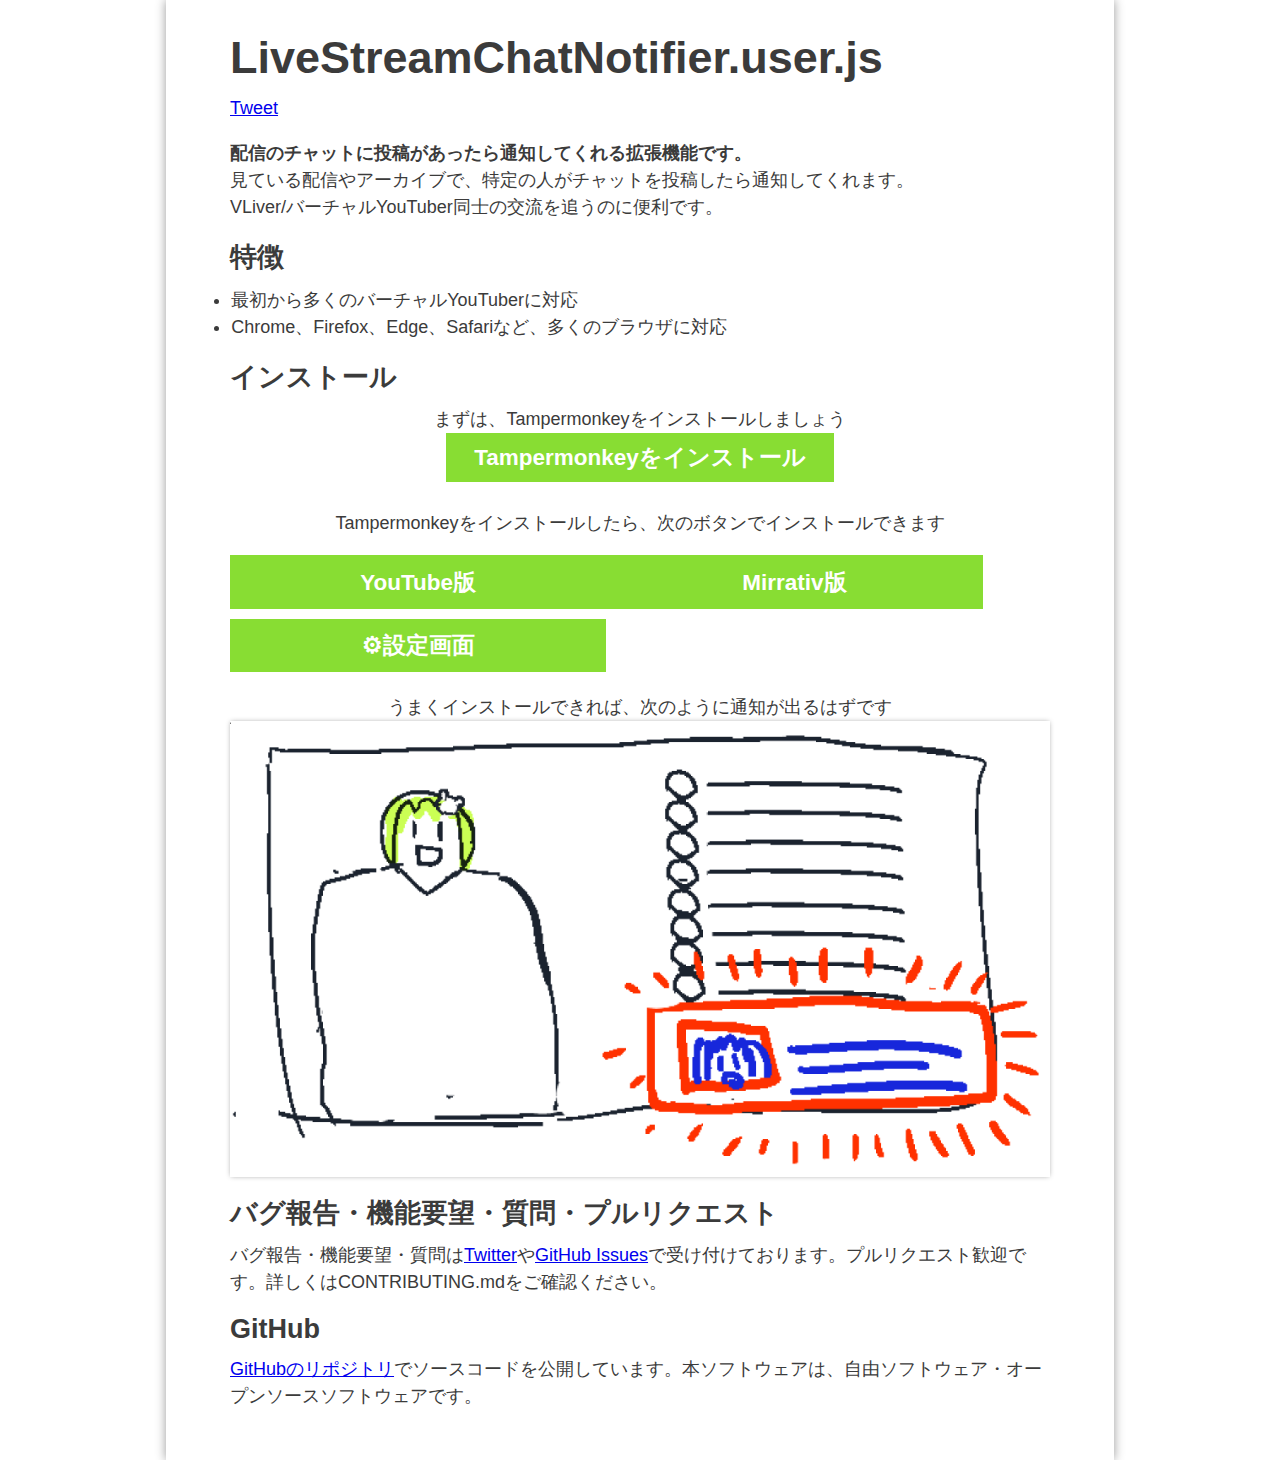
<file: index.html>
<!DOCTYPE html>
<html lang="ja">
	<head>
		<meta charset="utf-8">
		<title>LiveStreamChatNotifier.user.js - 配信のチャット投稿をお知らせ</title>
		<link rel="stylesheet" href="main.css" type="text/css" media="screen" charset="utf-8">
		<meta name="description" content="YouTube/Mirrativの配信で特定の人がチャットに投稿すると通知してくれる拡張機能です。Chrome, Firefox, Edgeに対応。">
		<script async src="https://platform.twitter.com/widgets.js" charset="utf-8"></script>
	</head>
	<body>

		<header id="page-header">
			<h1>LiveStreamChatNotifier.user.js</h1>
			<p>
			<a href="https://twitter.com/share?ref_src=twsrc%5Etfw" class="twitter-share-button" data-text="LiveStreamChatNotifier.user.js - 配信のチャット投稿をお知らせ" data-url="https://syusui-s.github.io/LiveStreamChatNotifier.user.js/" data-show-count="false" data-size="large">Tweet</a>
			</p>
		</header>

		<p>
			<strong>配信のチャットに投稿があったら通知してくれる拡張機能です。</strong><br>
			見ている配信やアーカイブで、特定の人がチャットを投稿したら通知してくれます。<br>
			VLiver/バーチャルYouTuber同士の交流を追うのに便利です。
		</p>

		<h2>特徴</h2>
		<ul>
			<li>最初から多くのバーチャルYouTuberに対応</li>
			<li>Chrome、Firefox、Edge、Safariなど、多くのブラウザに対応</li>
		</ul>

		<h2>インストール</h2>

		<div class="big-centered">
			<p>
				まずは、Tampermonkeyをインストールしましょう<br>
				<a class="button" href="https://tampermonkey.net/" target="_blank">Tampermonkeyをインストール</a>
			</p>

			<p>
				Tampermonkeyをインストールしたら、次のボタンでインストールできます
			</p>

			<div style="display: flex;">
				<div>
					<a class="button button--youtube" href="./YouTubeCommentNotifier.user.js">YouTube版</a>
					<br>
					<a class="button button--youtube button--small" href="./settings/YouTubeCommentNotifierSettings.html">⚙設定画面</a>
				</div>

				<div>
					<a class="button button--mirrativ" href="./MirrativCommentNotifier.user.js">Mirrativ版</a>
				</div>
			</div>

			<p>
			うまくインストールできれば、次のように通知が出るはずです
			<img class="screenshot" src="./screenshot.png" alt="このようにブラウザの通知機能により、コメントが通知されます。" width="820">
			</p>
		</div>

		<h2>バグ報告・機能要望・質問・プルリクエスト</h2>
		<p>バグ報告・機能要望・質問は<a href="https://twitter.com/syusui_s">Twitter</a>や<a href="https://github.com/syusui-s/LiveStreamChatNotifier.user.js/issues">GitHub Issues</a>で受け付けております。プルリクエスト歓迎です。詳しくはCONTRIBUTING.mdをご確認ください。</p>

		<h2>GitHub</h2>
		<p><a href="https://github.com/syusui-s/LiveStreamChatNotifier.user.js">GitHubのリポジトリ</a>でソースコードを公開しています。本ソフトウェアは、自由ソフトウェア・オープンソースソフトウェアです。</p>
	</body>
</html>
</file>
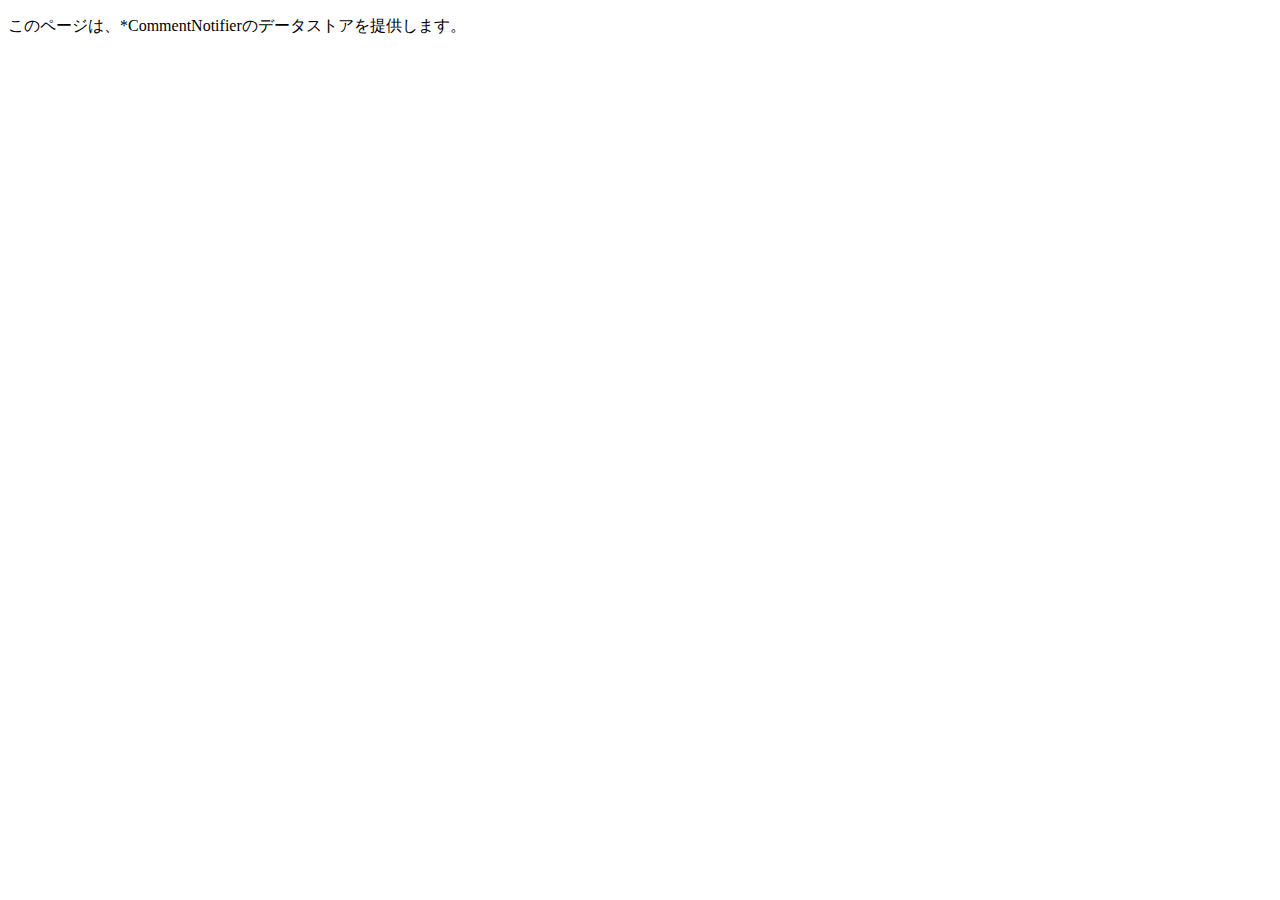
<file: settings/storage.html>
<!DOCTYPE html>
<html>
  <head>
    <meta charset="utf-8">
    <title>Storage</title>
    <script type="text/javascript" src="storage_provider.js"></script>
  </head>
  <body>
    <p>このページは、*CommentNotifierのデータストアを提供します。</p>
  </body>
</html>
</file>
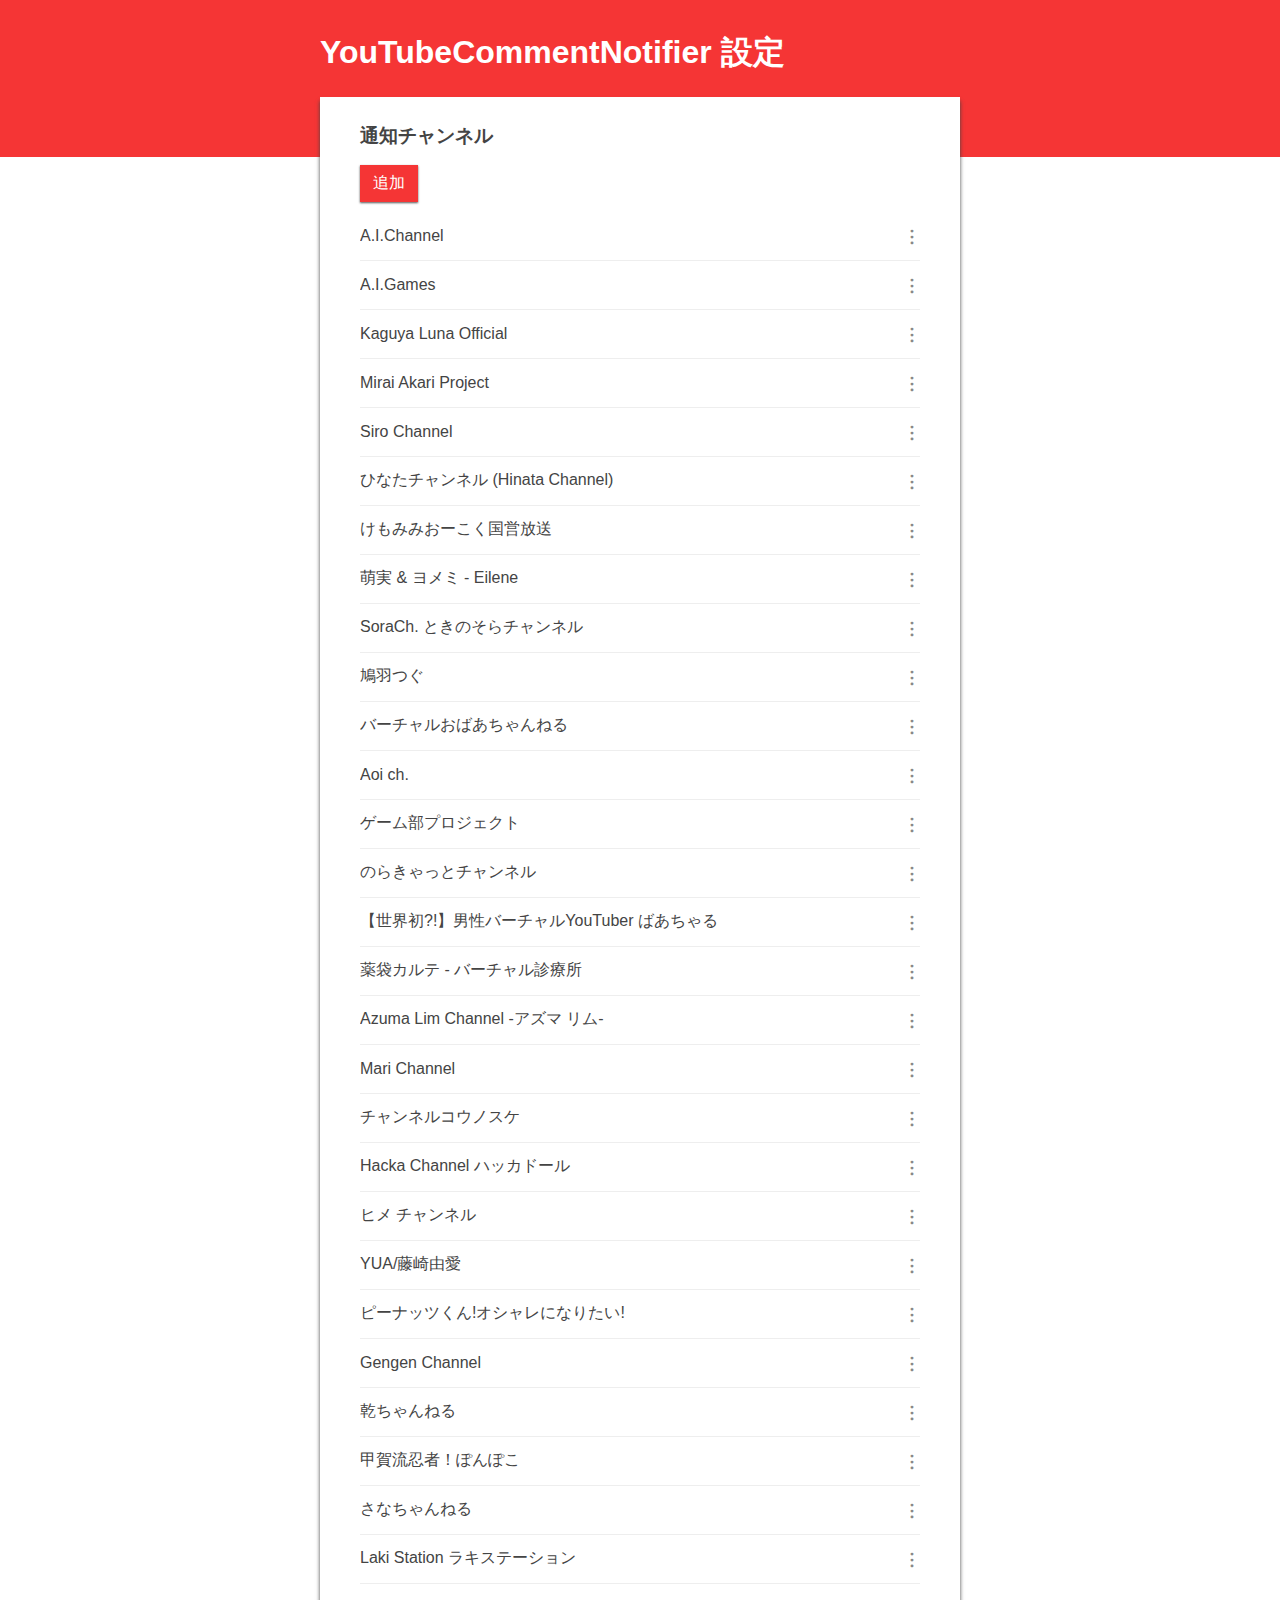
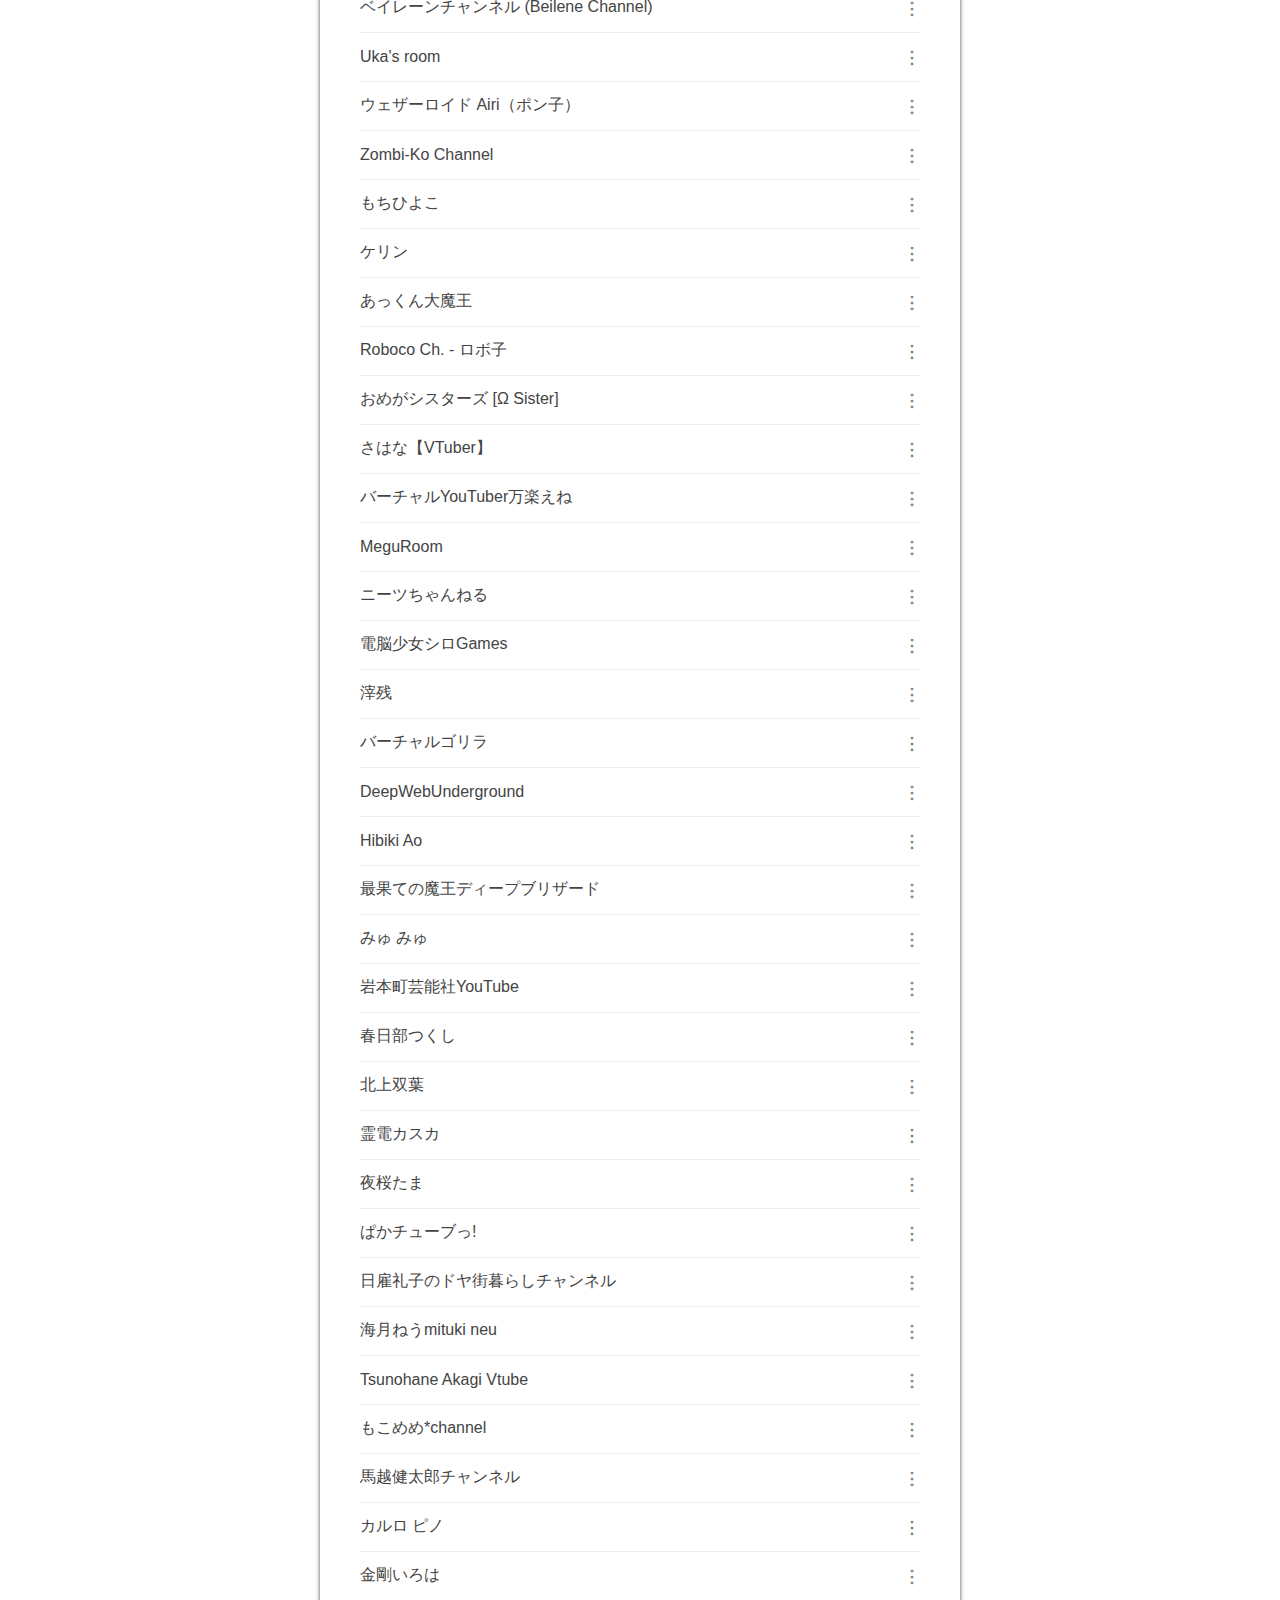
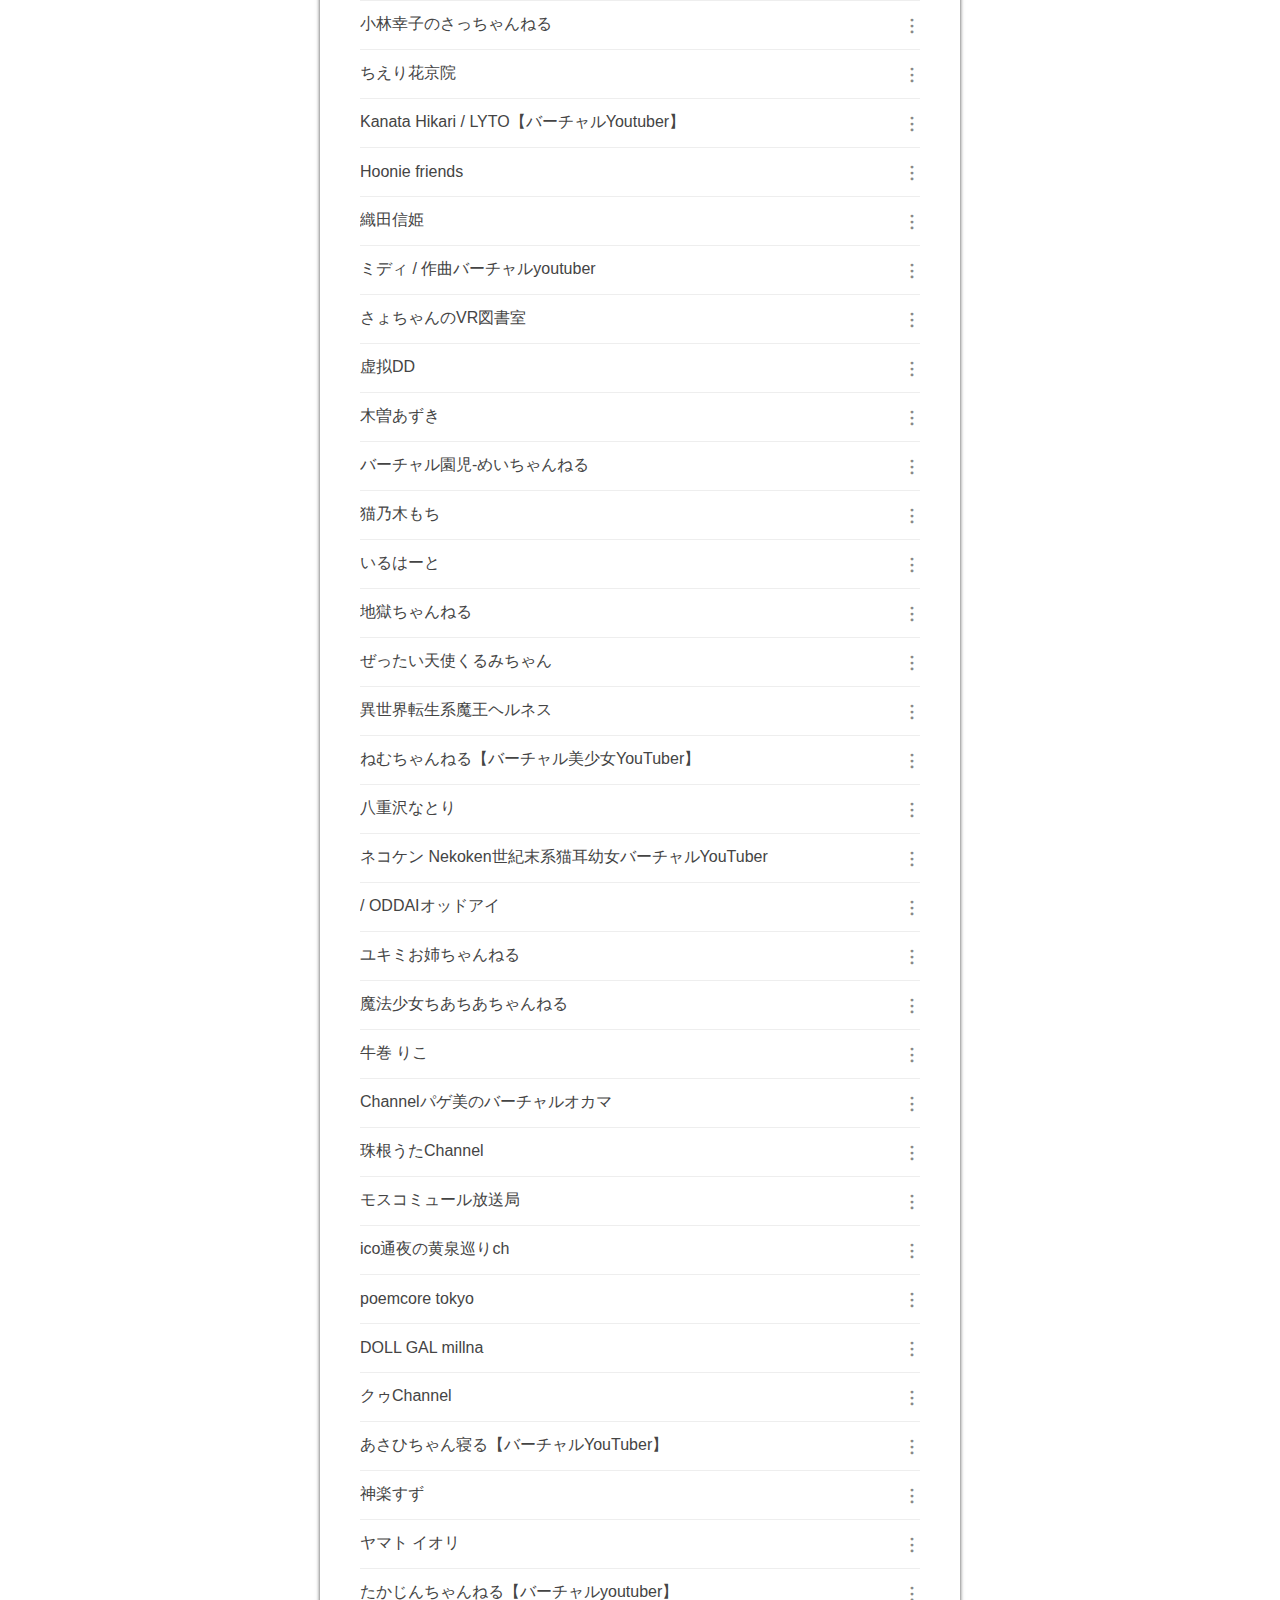
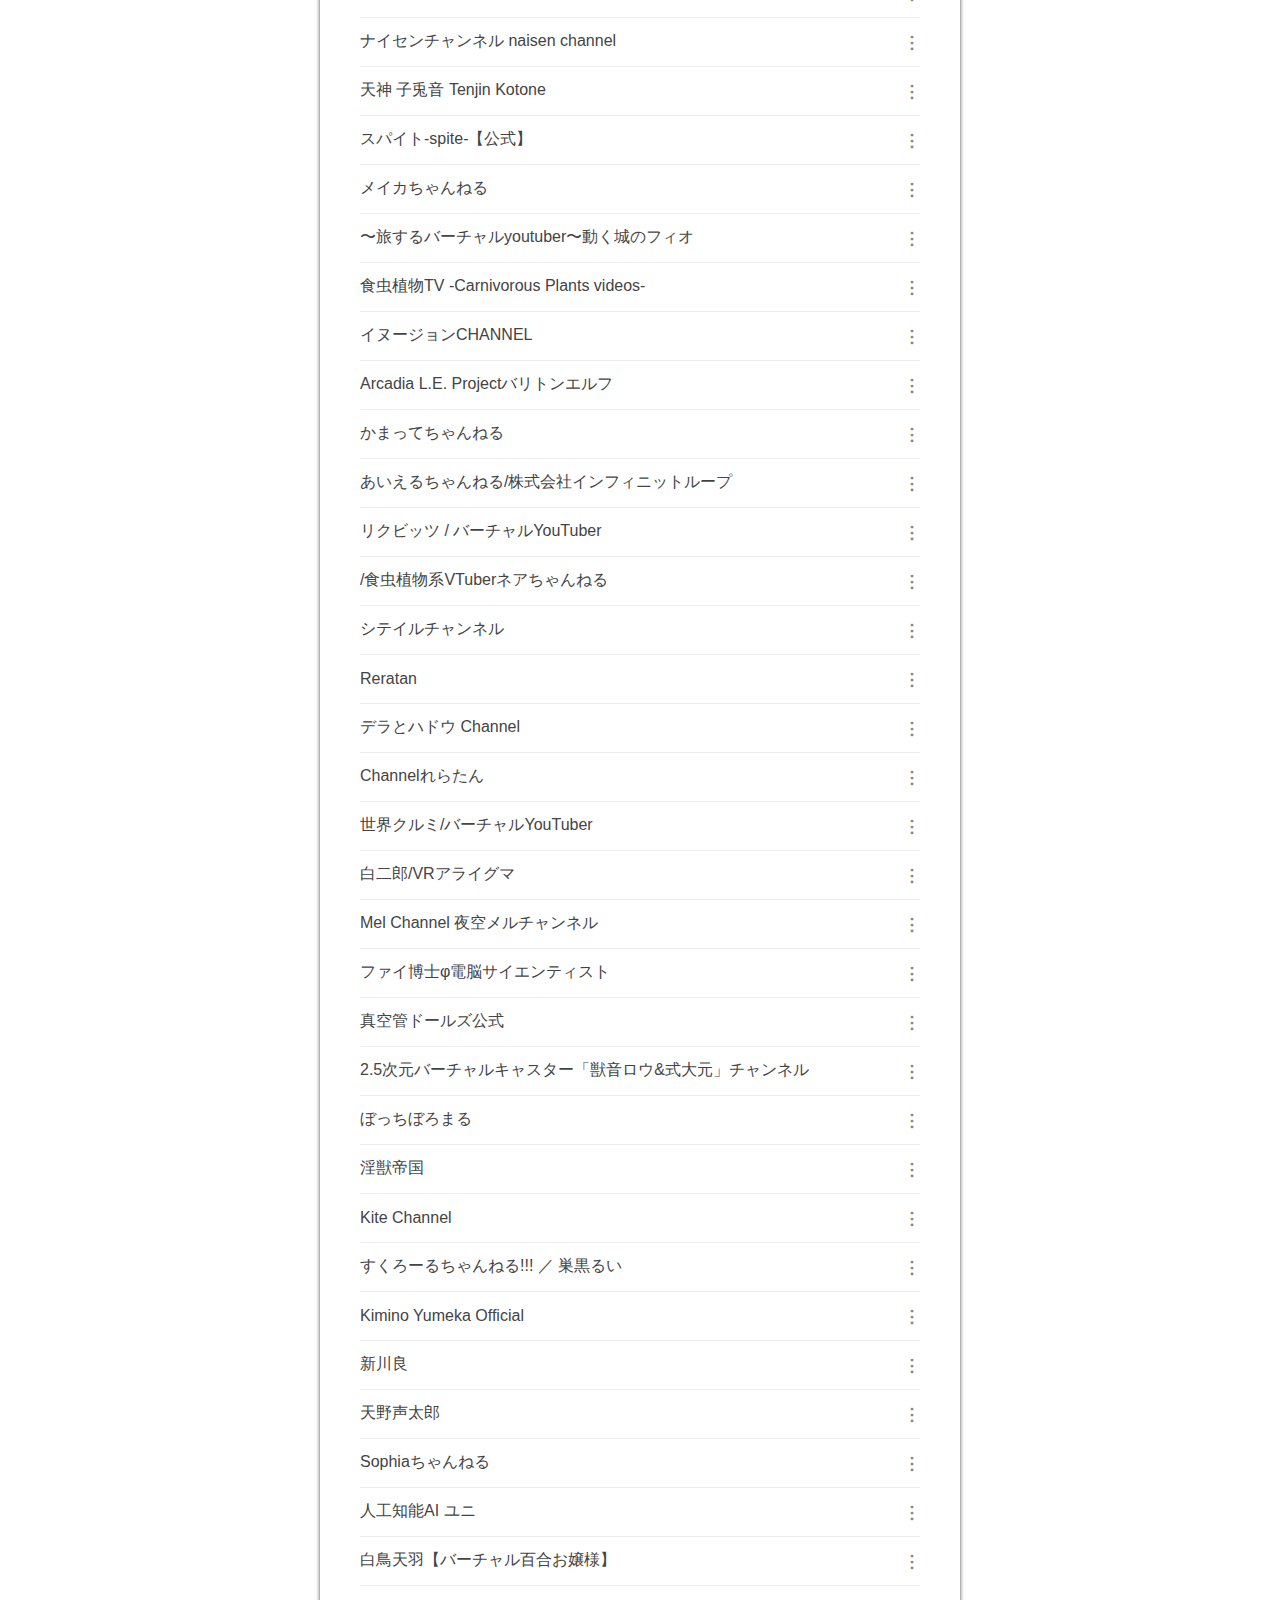
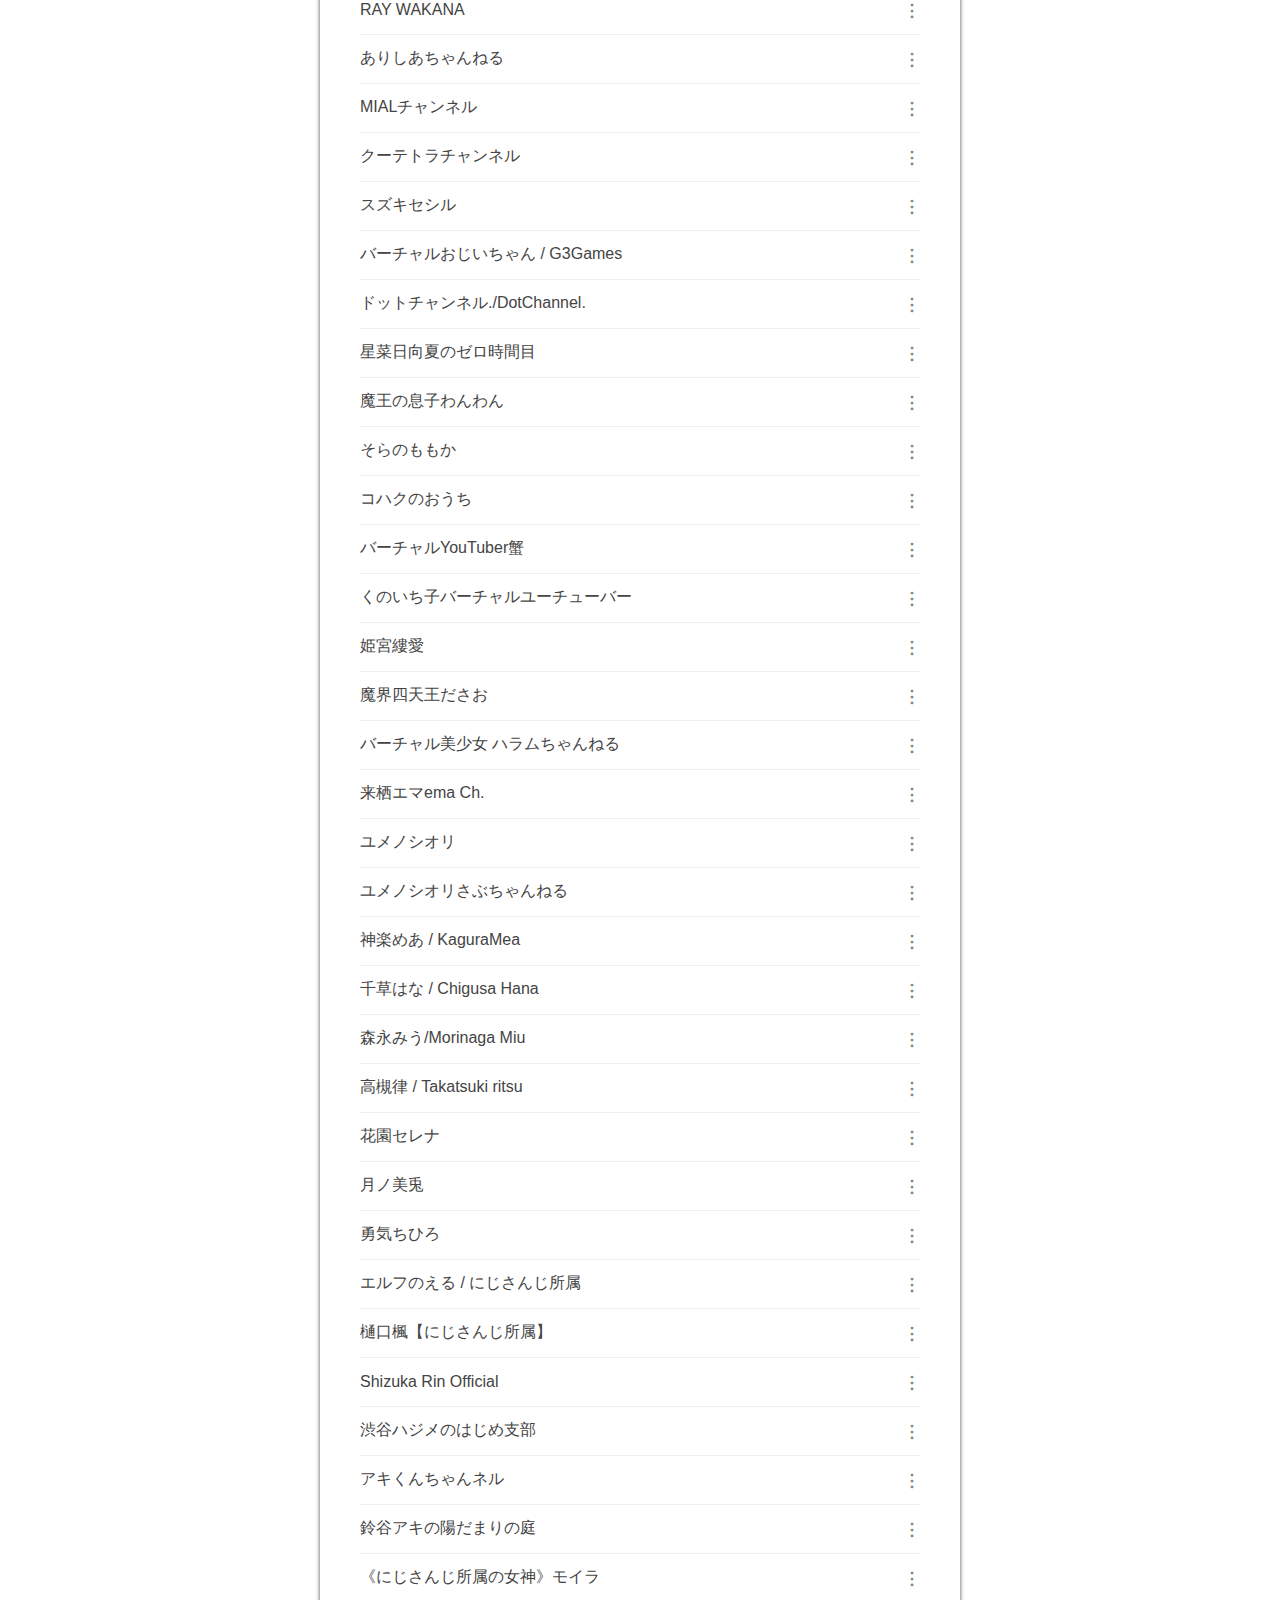
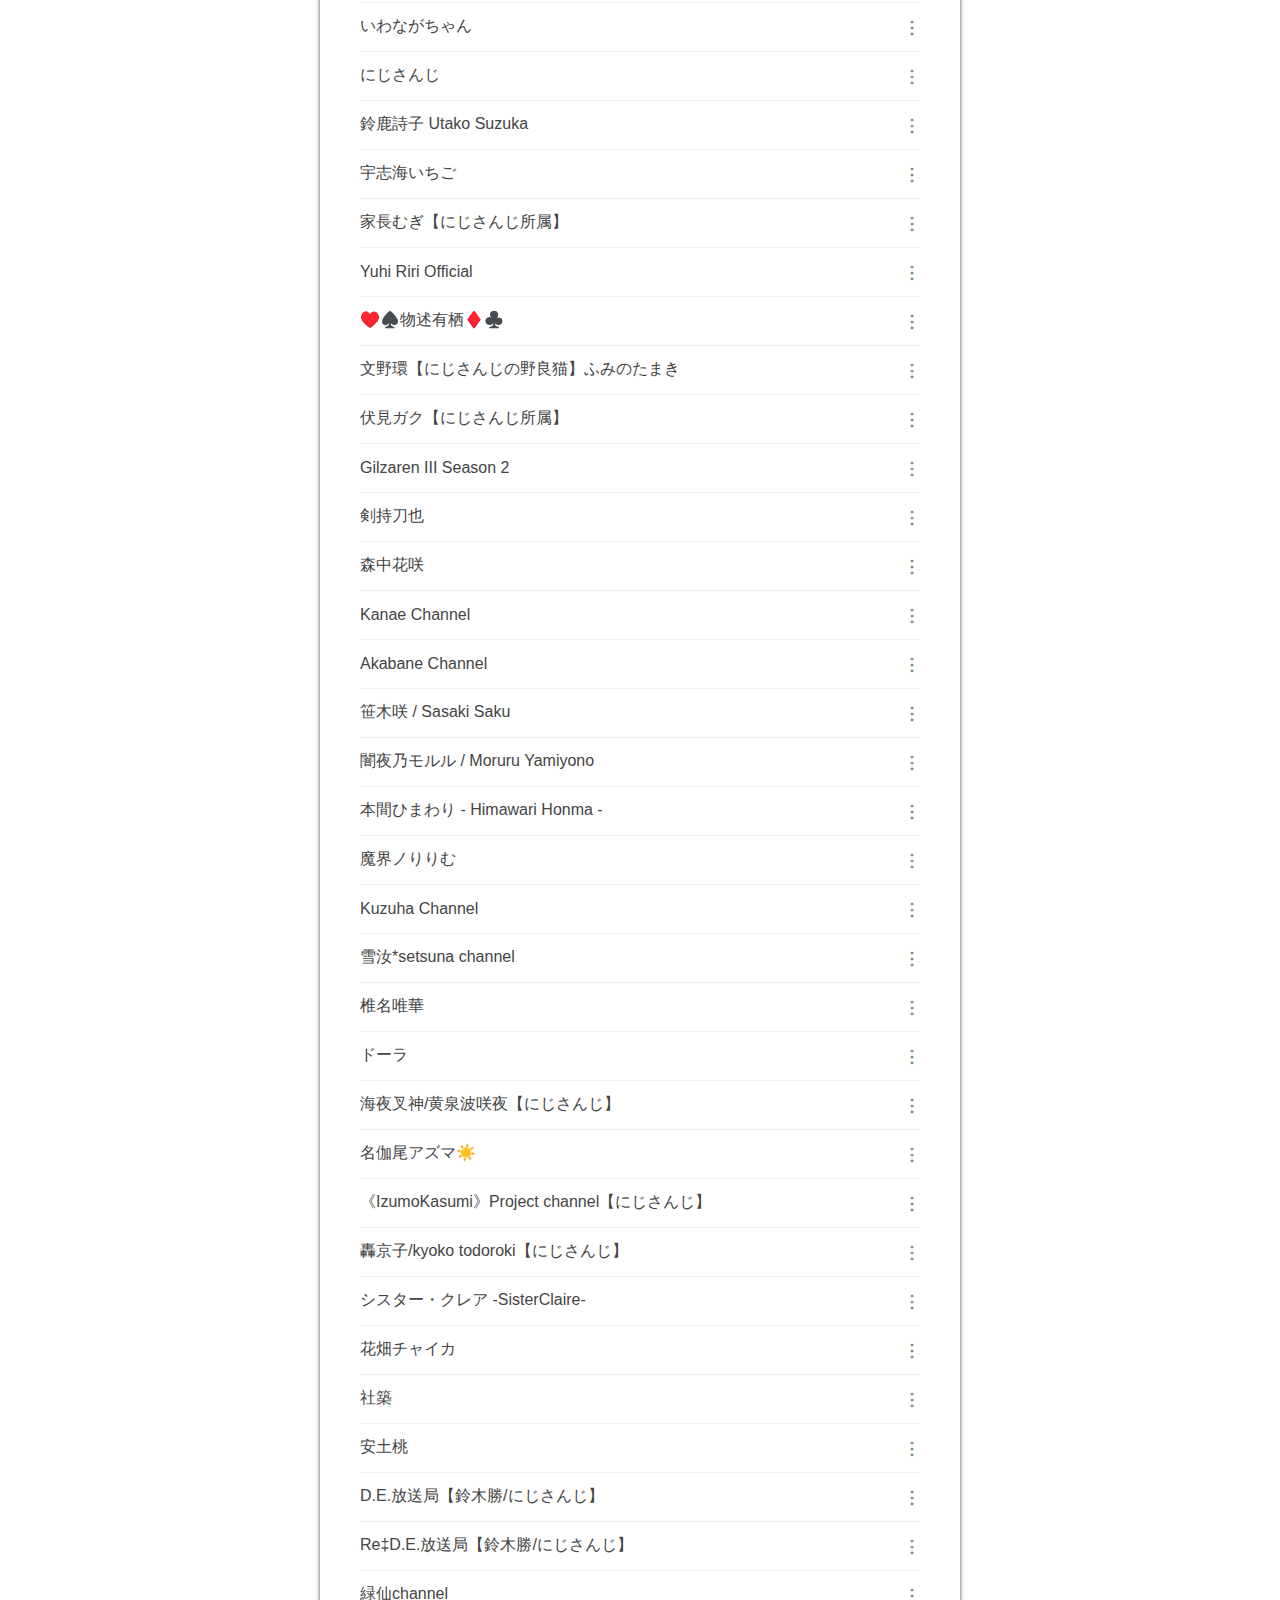
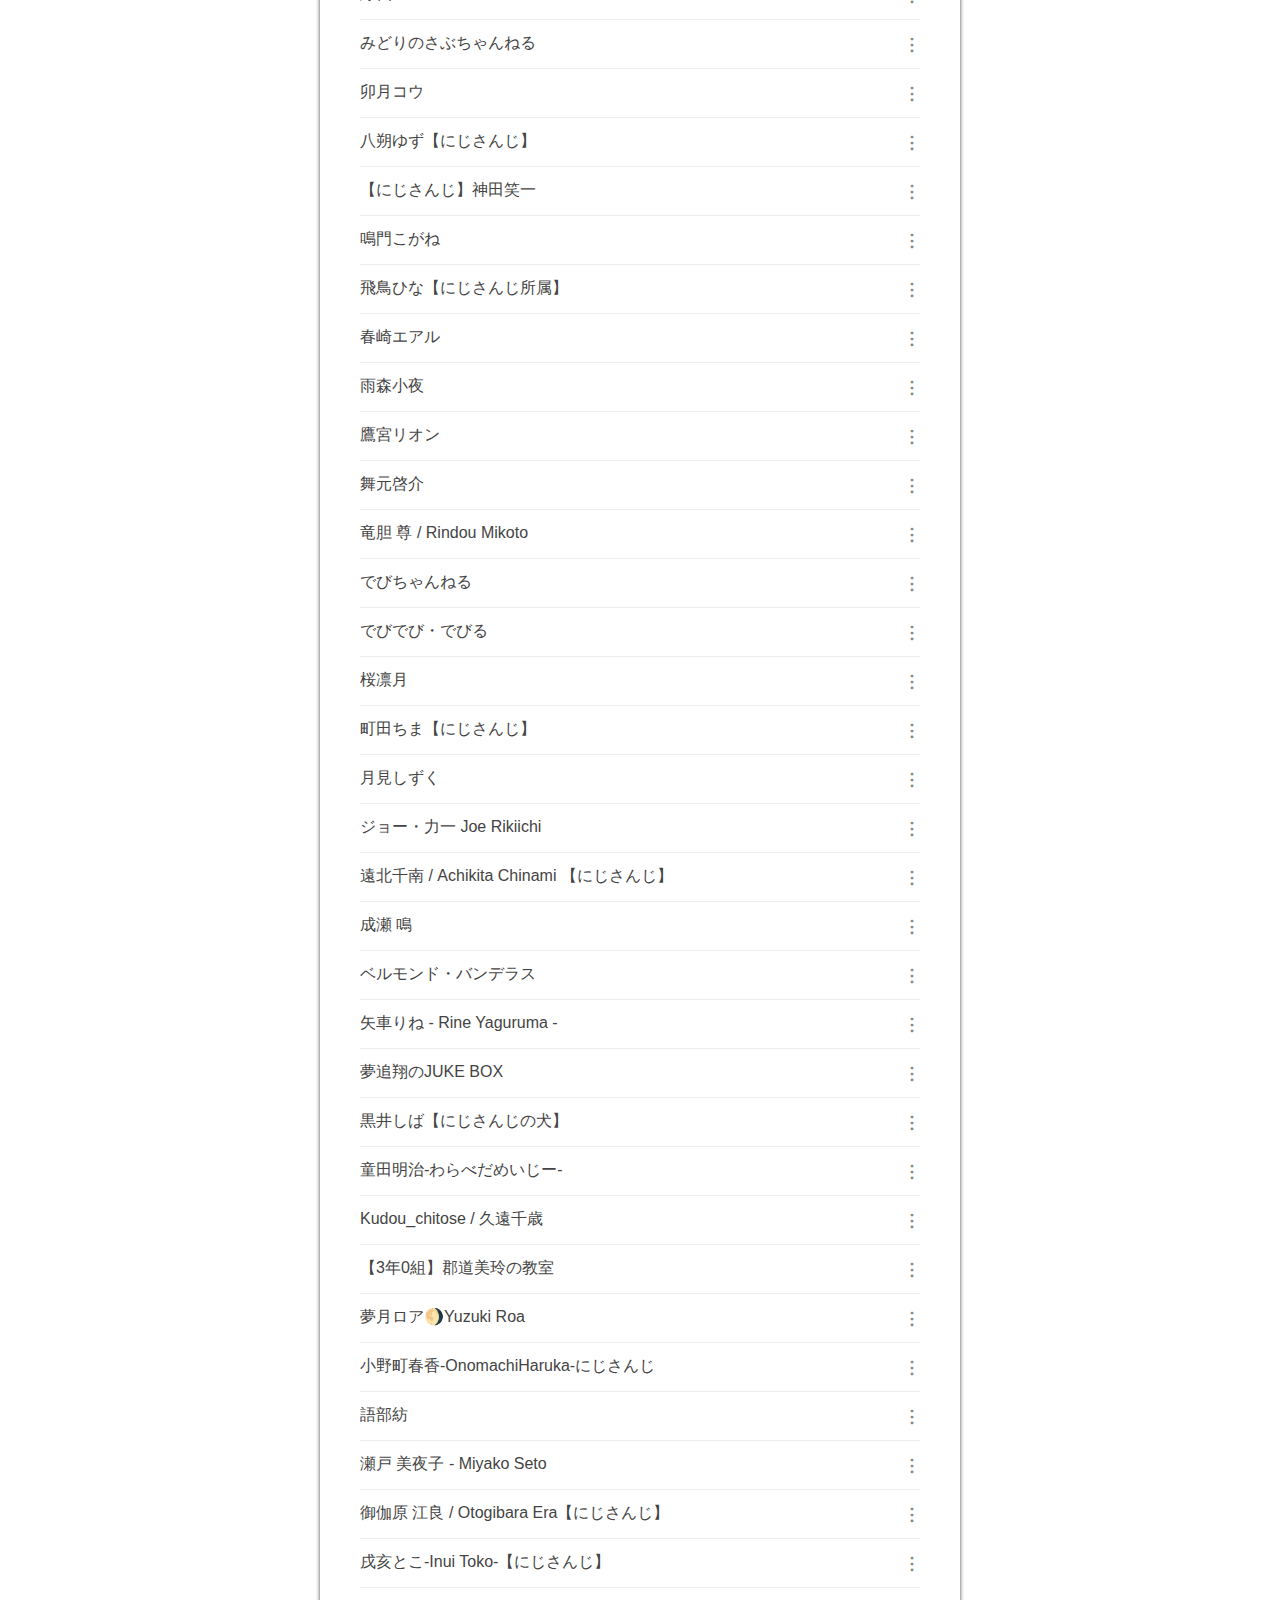
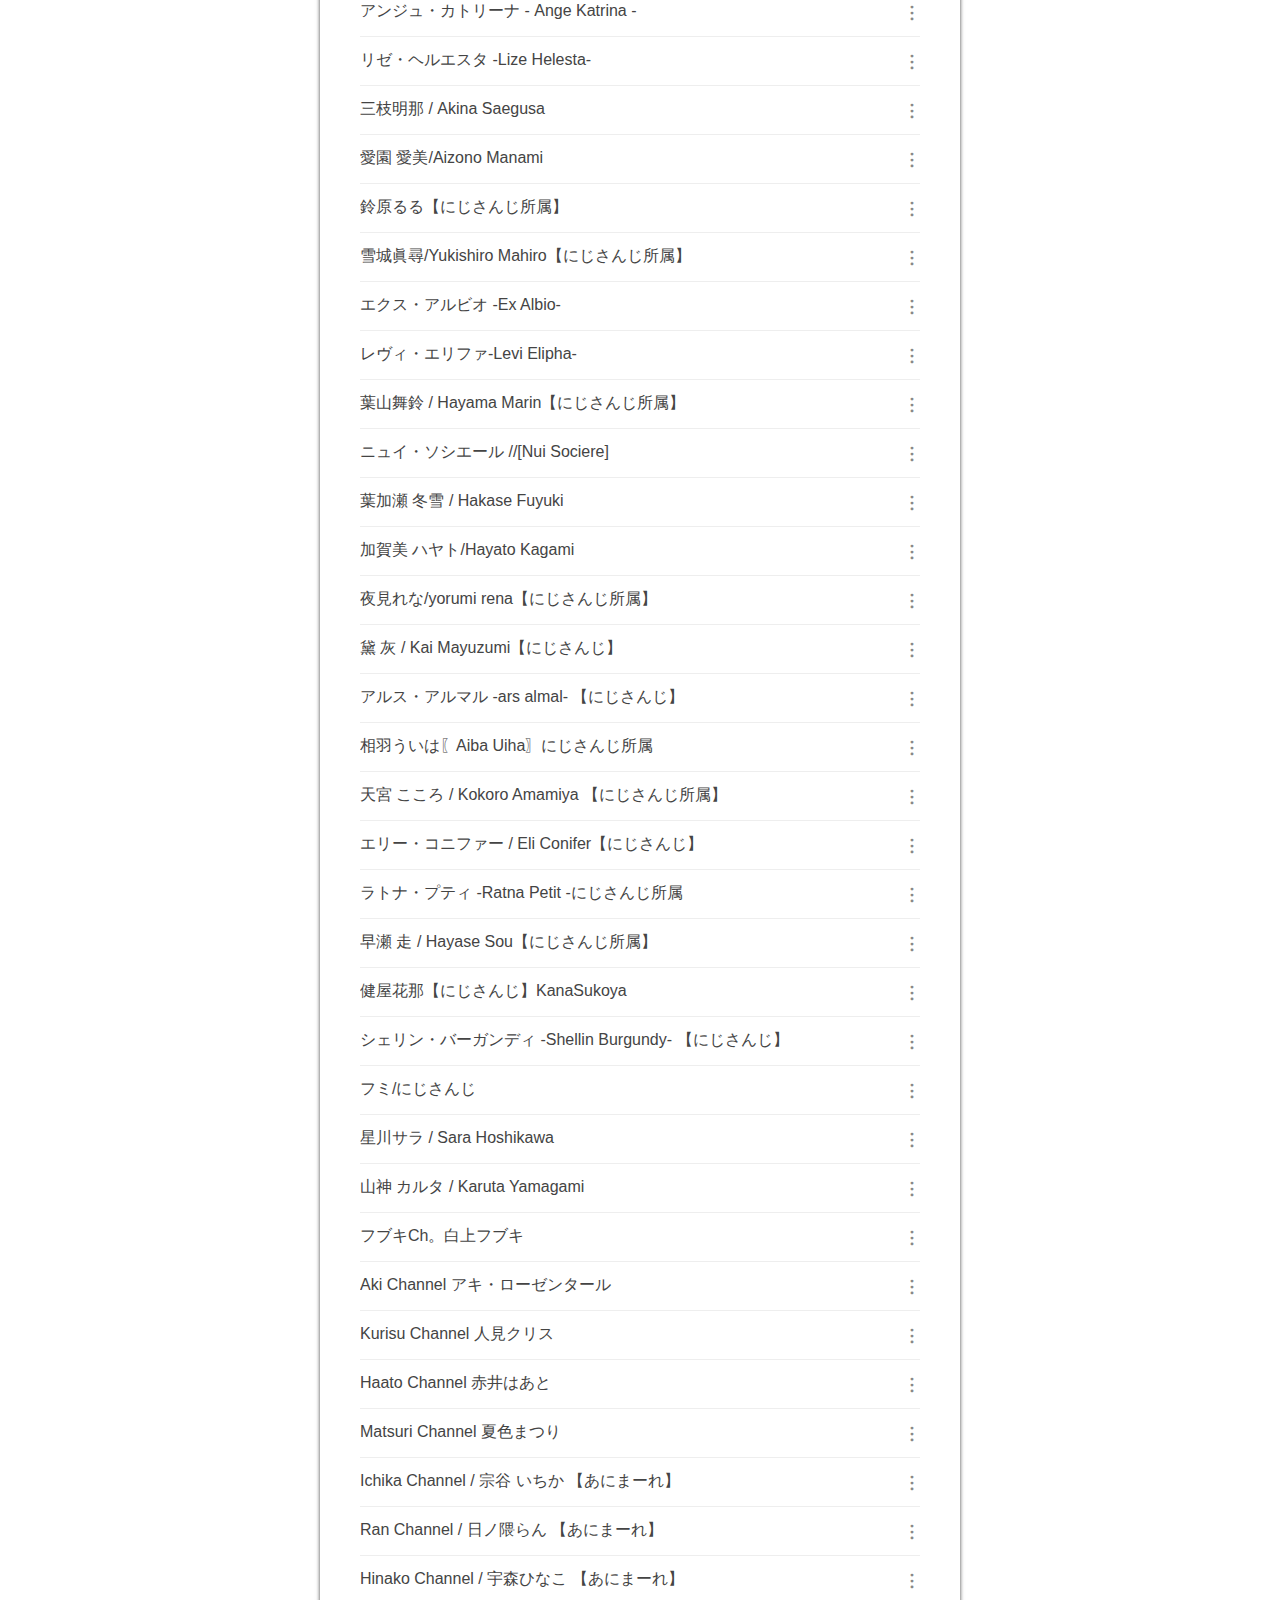
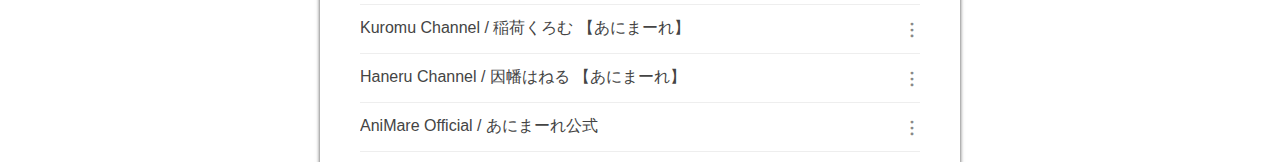
<file: settings/YouTubeCommentNotifierSettings.html>
<!DOCTYPE html>
<html>
  <head>
    <meta charset="utf-8">
    <title>YouTubeCommentNotifier 設定</title>
  </head>
  <link rel="stylesheet" href="./settings.css" type="text/css" media="screen" charset="utf-8">
  <script type="text/javascript" src="../YouTubeCommentNotifier.user.js" defer></script>
  <script type="text/javascript" src="./YouTubeCommentNotifierSettings.js" defer></script>
  <body>
    <header class="header">
      <div class="header__content">
        <h1 class="header__title">YouTubeCommentNotifier 設定</h1>
      </div>
    </header>
    <main class="main">
      <div class="root">
        <noscript>
          <p>
          設定を行うには、JavaScriptが実行できる環境が必要です。
          JavaScriptに対応しているブラウザをお使いの場合、JavaScriptの実行を許可してください。
          非対応のブラウザをお使いの場合は、JavaScriptに対応したブラウザでご覧ください。
          </p>
        </noscript>
      </div>
    </main>
  </body>
</html>
</file>
<file: main.css>
* { padding: 0; margin: 0; }

html {
	background-color: #fff;
}

body {
	font-size: 18px;
	color: #3B3B3B;
	width: 820px;
	margin: auto;
	padding: 32px 64px;
	box-sizing: content-box;
	box-shadow: #999 0 0 10px;
	font-family: sans-serif;
}

h1, h2, h3, h4, h5, h6 {
	font-weight: bold;
}

h1 { font-size: 2em; margin-bottom: 1em; }
h2 { font-size: 1.5em; }
h3 { font-size: 1.25em; }
h4 { font-size: inherit; }

ul, ol {
	margin-left: 1.25px;
}

p, ul, ol, dl {
	margin-top: 0.625em;
	margin-bottom: 1em;
	line-height: 1.5em;
}

dt { font-weight: bold; }
dd { margin-left: 2.5em; }

header#page-header {
	margin-bottom: 1.5px;
}

header#page-header h1 {
	margin: 0;
	padding: 0;
	font-size: 2.5em;
	word-break: break-all;
}

header#page-header h1 > a {
	color: #3B3B3B;
	text-decoration: none;
}

header#page-header h1 > a:hover {
	color: #5A5A5A;
}

header#page-header p#short-description {
	padding: 0;
	margin-top: -16px;;
	font-size: 21px;
	line-height: 32px;
}

nav#site-nav {
}

nav#site-nav ul {
	display: table;
	width: 100%;
	margin: 0;
	padding: 0;
	table-layout: fixed;
	text-align: center;
	height: 16px;
}

nav#site-nav li {
	display: table-cell;
	background-color: #fff;
	border: 1px solid #999;
	border-left: none;
	vertical-align: middle;
}

nav#site-nav li:first-child {
	border-left: 1px solid #999;
}

nav#site-nav a {
	display: inline-block;
	width: 100%;
	color: #555;
}

nav#site-nav li:hover a {
	color: #111;
}

nav#site-nav li:active a {
	color: #fff;
}

nav#site-nav li:active {
	background: #999;
}

nav#site-nav ul > li {
	display: table-cell;
}

footer#page-footer {
	width: 100%;
	text-align: center;
	border-top: 1px solid #3B3B3B;
}

div.big-centered {
	margin: auto;
	text-align: center;
}

img.screenshot {
	display: block;
	box-shadow: #999 0 0px 5px -1px;
	margin: auto;
}

a.button {
	display: inline-block;
	margin-bottom: 10px;
	padding: 0.5em 1.25em;
	min-width: 320px;
	color: #fff;
	background: #8d3;
	font-size: 1.25em;
	text-decoration: none;
	font-weight: bold;
	vertical-align: middle;
}

a.button:hover {
	animation: button_hover 0.2s ease;
	background: #ae5;
}

@keyframes button_hover {
	0%   { background: #8d3; }
	100% { background: #ae5; }
}
</file>
<file: settings/settings.css>
* { padding: 0; margin: 0; }

div {
  padding: 0;
  margin: 0;
}

h1 { margin: 0.67em 0; font-size: 2em; }
h2 { margin: 0.83em 0; font-size: 1.5em; }
h3 { margin: 1.00em 0; font-size: 1.17em; }
h4 { margin: 1.33em 0; font-size: 1em; }
h5 { margin: 1.67em 0; font-size: 0.83em; }

input[type="sumbit"], input[type="button"], button { padding: 1px 6px; }

ul { margin: 1em 0; padding-left: 40px; }

/**************************************************/

body {
  color: #444;
  font-family: sans-serif;
}

.header {
  min-width: 120px;
  margin: 0 auto;
  padding: 10px 40px 60px 40px;
  margin-bottom: -60px;
  box-sizing: border-box;
  background: #f53535;
  color: #fff;
}

.header__title {
  font-weight: bold;
  word-break: break-all;
}

.header__content {
  max-width: 640px;
  min-width: 40vw;
  margin: 0 auto;
}

.main {
  max-width: 640px;
  min-width: 40vw;
  min-height: 100vh;
  margin: 0 auto;
  padding: 10px 40px;
  box-sizing: border-box;
  box-shadow: #444 0 4px 4px;
  background: #fff;
}

ul { margin: 0; padding-left: 0; }
li { list-style: none; }

.setting-section__title {
  font-weight: bold;
  font-size: 1.2em;
}

.channelName {
  display: flex;
  align-items: center;
  height: 3em;
  width: 100%;
  list-style: none;
  border-bottom: 1px solid #eee;
}

.channelName__name {
  max-height: 100%;
  word-break: break-all;
  flex: 1;
  text-overflow: ellipse;
  overflow: hidden;
}

.menu {}

.menu:hover {
  transition: 0.1s all;
  display: flex;
  flex-direction: column;
  padding: 10px 0px;
  width: 100px;
  box-shadow: #222 0 1px 3px;
  background: #fff;
}

.menu:after {
  content: "︙";
  color: #888;
  font-weight: bold;
}

.menu:hover:after {
  content: none;
}

.menu * {
  display: none;
}

.menu__item {
  padding: 5px 10px;
  background: #fff;
  text-align: center;
  cursor: pointer;
  outline: none;
  border: none;
}

*:hover > .menu__item {
  display: block;
  width: 100%;
}

.menu__item:hover {
  background: #e9e9e9;
  transition: 0.1s all;
}

.menu__item:active {
  background: #f9f9f9;
}

.channelName__edit   { width: 50px; }
.channelName__delete { width: 50px; }

.modal {
  position: fixed;
  top: 0;
  left: 0;
  z-index: 2;
  display: flex;
  justify-content: center;
  align-items: center;
  width: 100%;
  height: 100%;
  background: rgba(0, 0, 0, 0.3);
}

.modal__content {
  max-width: 640px;
  min-width: 40vw;
  min-height: 3em;
  background-color: #fff;
  padding: 20px 40px;
  box-shadow: #222 0 2px 5px;
  border-color: #fff;
}

.flat-button {
  cursor: pointer;
  display: inline-block;
  border: none;
  margin-bottom: 10px;
  padding: 0.5em 0.8em;
  text-decoration: none;
  vertical-align: middle;
  box-shadow: #555 0 1px 2px;
  font-size: 1em;
  color: #fff;
  background: #f53535; /* background: #11c189; */
  font-weight: normal;
  transition: 0.12s all;
  outline: none;
}

.flat-button:hover {
  transition: 0.22s all;
  filter: brightness(1.1) hue-rotate(-5deg);
}

.flat-button:active {
  box-shadow: #555 0 1px 10px;
}

.flat-button--cancel {
  background: #fff;
  color: #d42525;
}

.flat-button--cancel:hover {
  background: #e8e8e8;
}

.form {
  display: flex;
  flex-direction: column;
}

.label {
}

.input-text {
  height: 2em;
  border: none;
  border-bottom: 1px solid #888;
  outline-color: #ddd;
  padding: 0 0.5em;
  margin: 5px 0;
}

.input-text::focus {
  border-bottom: 1px solid #e99;
}

/* vim: set et ts=2 sw=2 : */
</file>
